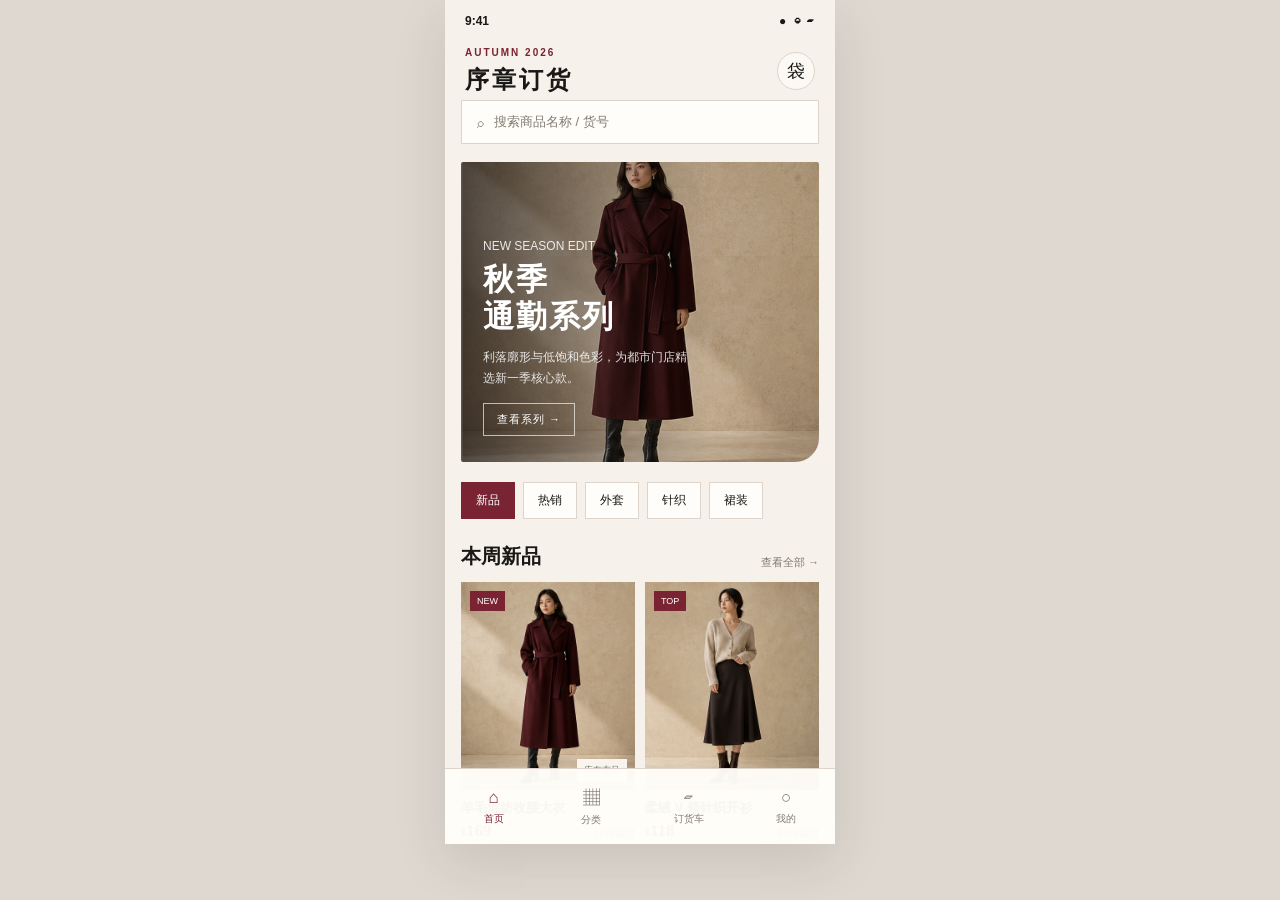
<file: axhub-prototype/index.html>
<!doctype html>
<html lang="zh-CN">
<head>
  <meta charset="UTF-8">
  <meta name="viewport" content="width=390, initial-scale=1">
  <title>序章订货 - 首页</title>
  <meta http-equiv="refresh" content="0; url=home.html">
  <script>location.replace("home.html");</script>
</head>
<body>
  <a href="home.html">打开订货首页</a>
</body>
</html>
</file>
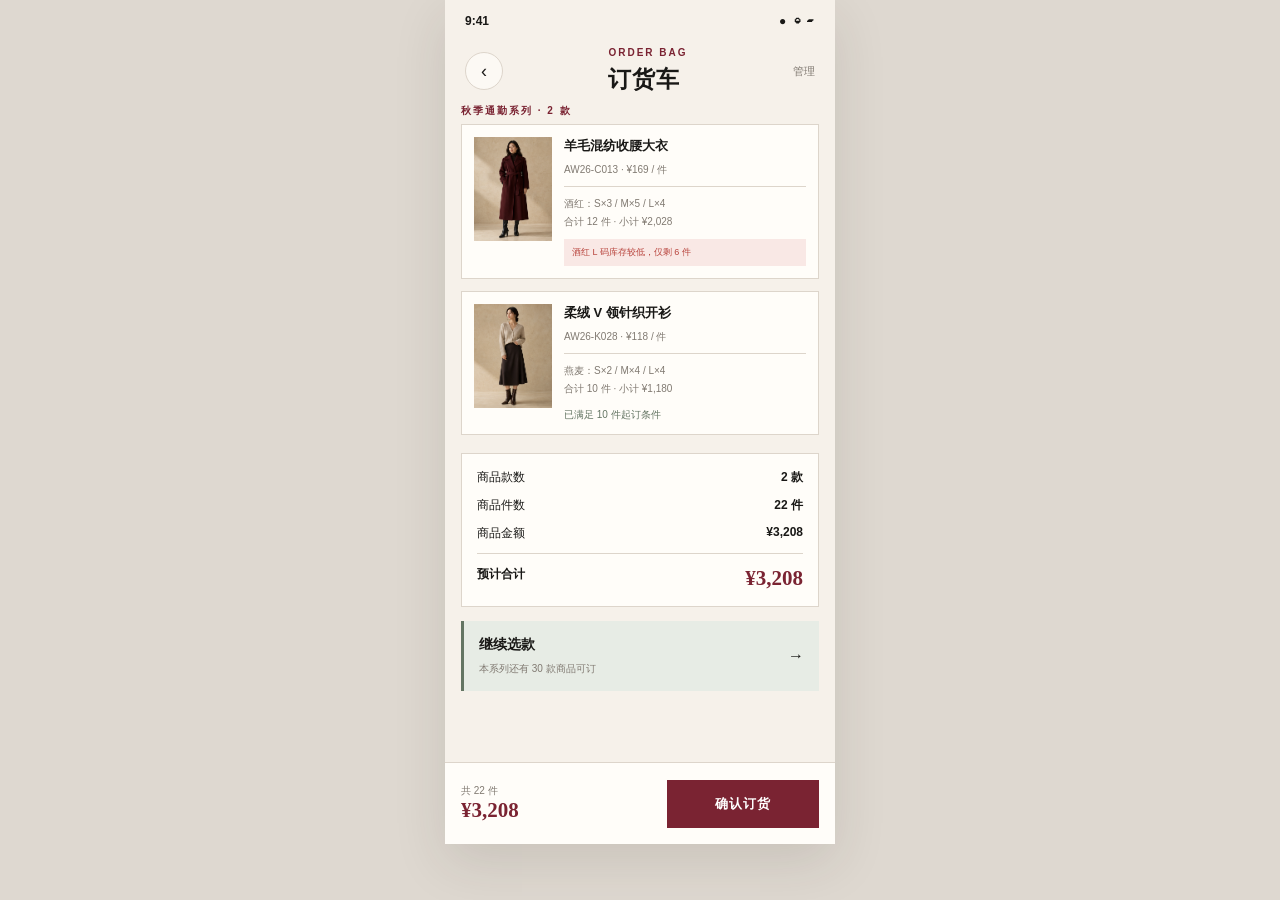
<file: axhub-prototype/cart.html>
<!doctype html>
<html lang="zh-CN">
<head>
  <meta charset="UTF-8">
  <meta name="viewport" content="width=390, initial-scale=1">
  <title>序章订货 - 订货车</title>
  <link rel="stylesheet" href="styles.css">
</head>
<body>
  <div class="phone">
    <main class="screen">
      <div class="status"><span>9:41</span><span class="status-icons">● ◒ ▰</span></div>
      <header class="topbar">
        <a class="back-btn" href="home.html">‹</a>
        <div><p class="eyebrow">ORDER BAG</p><h1 class="page-title">订货车</h1></div>
        <span class="text-link">管理</span>
      </header>
      <section class="cart-list">
        <p class="eyebrow">秋季通勤系列 · 2 款</p>
        <article class="cart-item">
          <img src="assets/coat.png" alt="羊毛混纺收腰大衣">
          <div>
            <h3>羊毛混纺收腰大衣</h3>
            <span class="style-no">AW26-C013 · ¥169 / 件</span>
            <div class="allocation">酒红：S×3 / M×5 / L×4<br>合计 12 件 · 小计 ¥2,028</div>
            <div class="notice">酒红 L 码库存较低，仅剩 6 件</div>
          </div>
        </article>
        <article class="cart-item">
          <img src="assets/knit.png" alt="柔绒针织开衫">
          <div>
            <h3>柔绒 V 领针织开衫</h3>
            <span class="style-no">AW26-K028 · ¥118 / 件</span>
            <div class="allocation">燕麦：S×2 / M×4 / L×4<br>合计 10 件 · 小计 ¥1,180</div>
            <div class="next-tier">已满足 10 件起订条件</div>
          </div>
        </article>
      </section>
      <section class="summary-card">
        <div class="summary-row"><span>商品款数</span><strong>2 款</strong></div>
        <div class="summary-row"><span>商品件数</span><strong>22 件</strong></div>
        <div class="summary-row"><span>商品金额</span><strong>¥3,208</strong></div>
        <div class="summary-row total"><span>预计合计</span><strong>¥3,208</strong></div>
      </section>
      <section class="section"><a class="reorder" href="catalog.html"><div><strong>继续选款</strong><span>本系列还有 30 款商品可订</span></div><b>→</b></a></section>
    </main>
    <div class="sticky-bar">
      <div class="sticky-total"><span>共 22 件</span><strong>¥3,208</strong></div>
      <a class="primary-btn" href="checkout.html">确认订货</a>
    </div>
  </div>
</body>
</html>
</file>
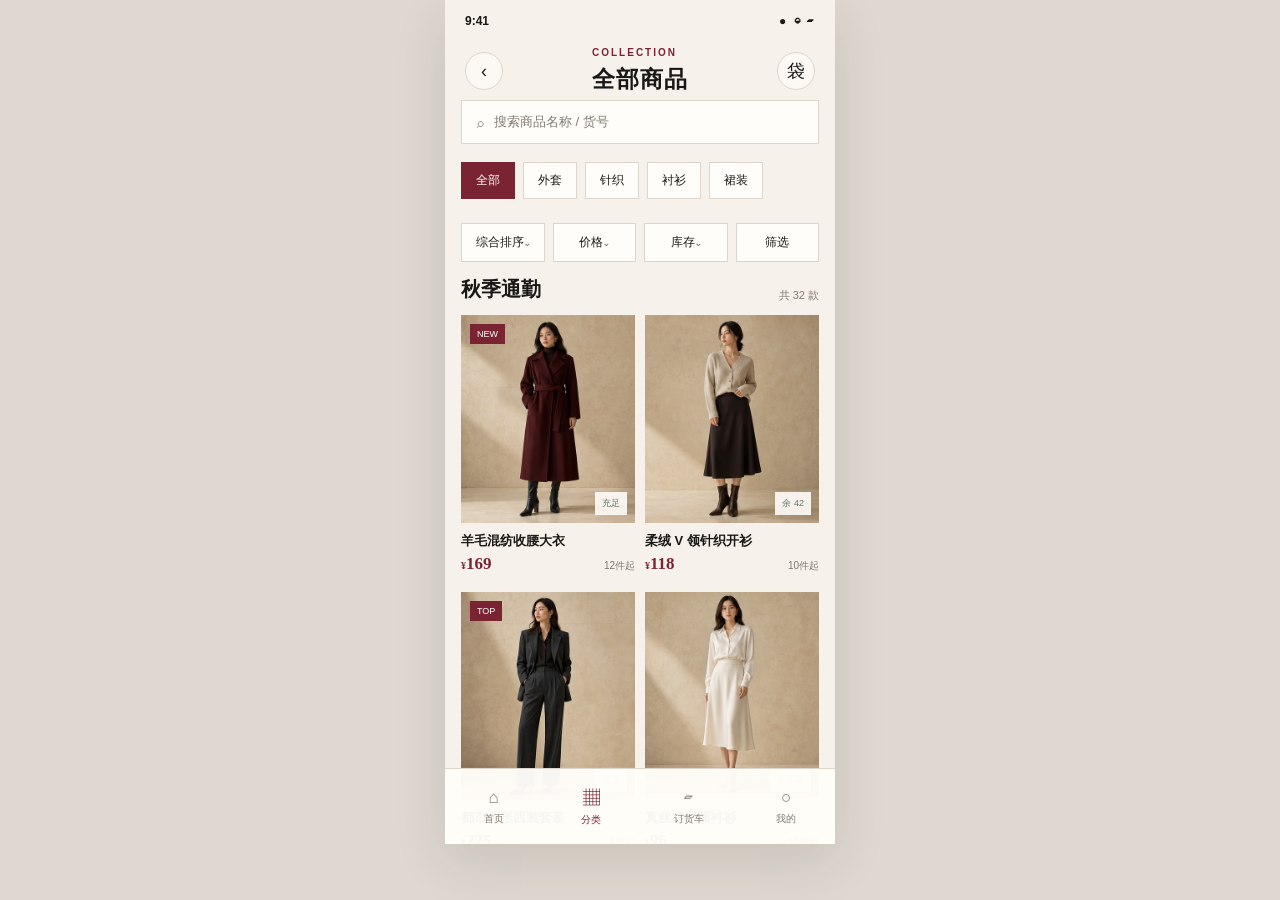
<file: axhub-prototype/catalog.html>
<!doctype html>
<html lang="zh-CN">
<head>
  <meta charset="UTF-8">
  <meta name="viewport" content="width=390, initial-scale=1">
  <title>序章订货 - 商品列表</title>
  <link rel="stylesheet" href="styles.css">
</head>
<body>
  <div class="phone">
    <main class="screen">
      <div class="status"><span>9:41</span><span class="status-icons">● ◒ ▰</span></div>
      <header class="topbar">
        <a class="back-btn" href="home.html">‹</a>
        <div><p class="eyebrow">COLLECTION</p><h1 class="page-title">全部商品</h1></div>
        <a class="icon-btn" href="cart.html">袋</a>
      </header>
      <div class="search">⌕ <span>搜索商品名称 / 货号</span></div>
      <section class="section">
        <div class="chips">
          <span class="chip active">全部</span><span class="chip">外套</span><span class="chip">针织</span><span class="chip">衬衫</span><span class="chip">裙装</span>
        </div>
      </section>
      <div class="filterbar">
        <span class="chip">综合排序⌄</span><span class="chip">价格⌄</span><span class="chip">库存⌄</span><span class="chip">筛选</span>
      </div>
      <section class="section">
        <div class="section-head"><h2>秋季通勤</h2><span class="text-link">共 32 款</span></div>
        <div class="product-grid">
          <a class="product-card" href="product.html">
            <div class="product-image"><img src="assets/coat.png" alt="羊毛混纺收腰大衣"><span class="badge">NEW</span><span class="stock-badge">充足</span></div>
            <h3>羊毛混纺收腰大衣</h3><div class="product-meta"><span class="price"><small>¥</small>169</span><span class="minimum">12件起</span></div>
          </a>
          <a class="product-card" href="product.html">
            <div class="product-image"><img src="assets/knit.png" alt="柔绒针织开衫"><span class="stock-badge">余 42</span></div>
            <h3>柔绒 V 领针织开衫</h3><div class="product-meta"><span class="price"><small>¥</small>118</span><span class="minimum">10件起</span></div>
          </a>
          <a class="product-card" href="product.html">
            <div class="product-image"><img src="assets/suit.png" alt="廓形西装套装"><span class="badge">TOP</span><span class="stock-badge">充足</span></div>
            <h3>都市廓形西装套装</h3><div class="product-meta"><span class="price"><small>¥</small>225</span><span class="minimum">8件起</span></div>
          </a>
          <a class="product-card" href="product.html">
            <div class="product-image"><img src="assets/blouse.png" alt="真丝感衬衫"><span class="stock-badge">低库存</span></div>
            <h3>真丝感垂顺衬衫</h3><div class="product-meta"><span class="price"><small>¥</small>96</span><span class="minimum">12件起</span></div>
          </a>
          <a class="product-card" href="product.html">
            <div class="product-image"><img src="assets/dress.png" alt="收腰通勤连衣裙"></div>
            <h3>收腰通勤连衣裙</h3><div class="product-meta"><span class="price"><small>¥</small>139</span><span class="minimum">10件起</span></div>
          </a>
          <a class="product-card" href="product.html">
            <div class="product-image"><img src="assets/jacket.png" alt="短款通勤夹克"><span class="badge">NEW</span></div>
            <h3>短款通勤夹克</h3><div class="product-meta"><span class="price"><small>¥</small>148</span><span class="minimum">12件起</span></div>
          </a>
        </div>
      </section>
    </main>
    <nav class="bottom-nav">
      <a class="nav-item" href="home.html"><b>⌂</b><span>首页</span></a>
      <a class="nav-item active" href="catalog.html"><b>▦</b><span>分类</span></a>
      <a class="nav-item" href="cart.html"><b>▱</b><span>订货车</span></a>
      <a class="nav-item" href="profile.html"><b>○</b><span>我的</span></a>
    </nav>
  </div>
</body>
</html>
</file>
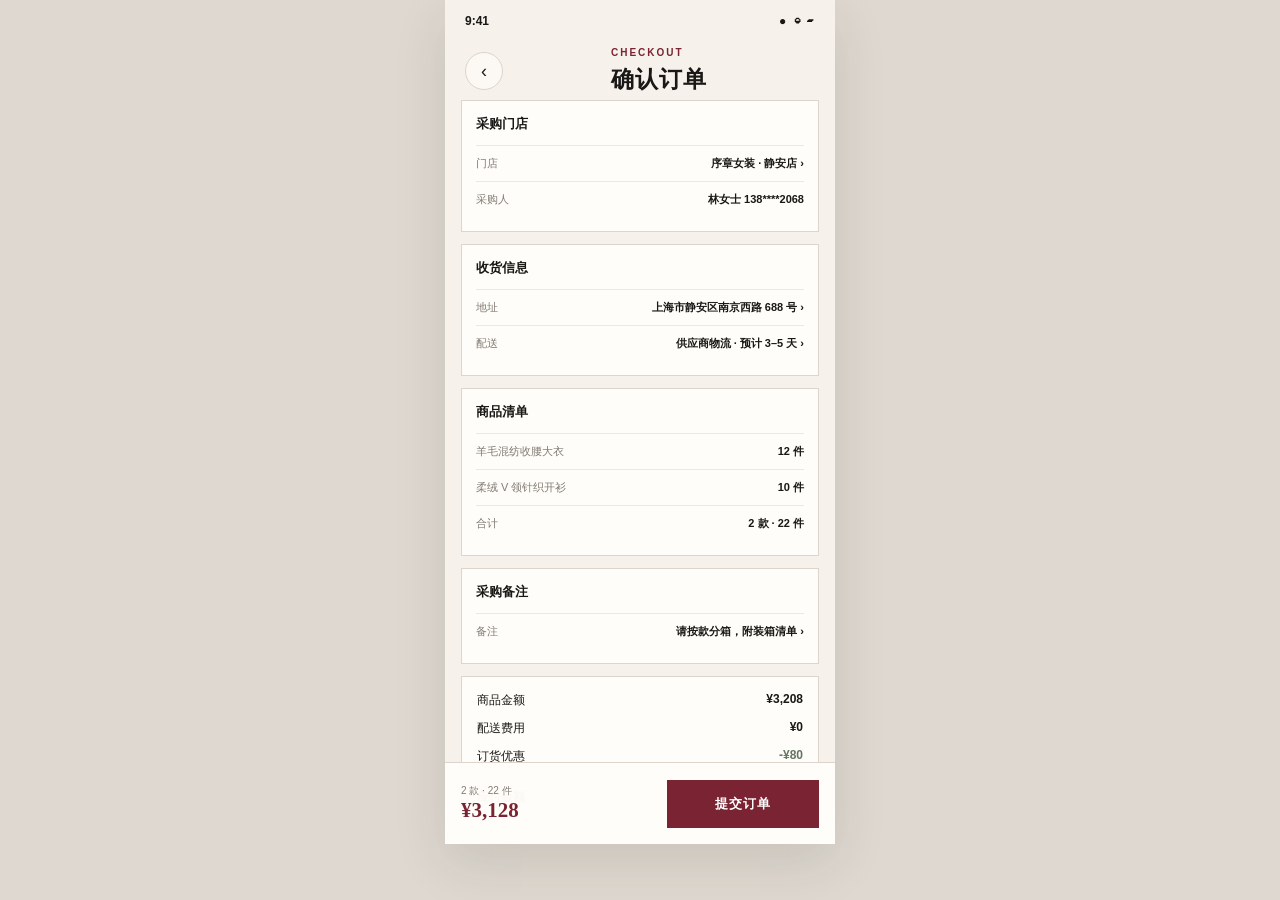
<file: axhub-prototype/checkout.html>
<!doctype html>
<html lang="zh-CN">
<head>
  <meta charset="UTF-8">
  <meta name="viewport" content="width=390, initial-scale=1">
  <meta http-equiv="Cache-Control" content="no-cache, no-store, must-revalidate">
  <meta http-equiv="Pragma" content="no-cache">
  <meta http-equiv="Expires" content="0">
  <title>序章订货 - 确认订单</title>
  <link rel="stylesheet" href="styles.css">
</head>
<body>
  <div class="phone">
    <main class="screen">
      <div class="status"><span>9:41</span><span class="status-icons">● ◒ ▰</span></div>
      <header class="topbar">
        <a class="back-btn" href="./cart.html?v=20260612-2">‹</a>
        <div><p class="eyebrow">CHECKOUT</p><h1 class="page-title">确认订单</h1></div>
        <span></span>
      </header>
      <section class="form-card">
        <h3>采购门店</h3>
        <div class="form-line"><span>门店</span><strong>序章女装 · 静安店 ›</strong></div>
        <div class="form-line"><span>采购人</span><strong>林女士 138****2068</strong></div>
      </section>
      <section class="form-card">
        <h3>收货信息</h3>
        <div class="form-line"><span>地址</span><strong>上海市静安区南京西路 688 号 ›</strong></div>
        <div class="form-line"><span>配送</span><strong>供应商物流 · 预计 3–5 天 ›</strong></div>
      </section>
      <section class="form-card">
        <h3>商品清单</h3>
        <div class="form-line"><span>羊毛混纺收腰大衣</span><strong>12 件</strong></div>
        <div class="form-line"><span>柔绒 V 领针织开衫</span><strong>10 件</strong></div>
        <div class="form-line"><span>合计</span><strong>2 款 · 22 件</strong></div>
      </section>
      <section class="form-card">
        <h3>采购备注</h3>
        <div class="form-line"><span>备注</span><strong>请按款分箱，附装箱清单 ›</strong></div>
      </section>
      <section class="summary-card">
        <div class="summary-row"><span>商品金额</span><strong>¥3,208</strong></div>
        <div class="summary-row"><span>配送费用</span><strong>¥0</strong></div>
        <div class="summary-row"><span>订货优惠</span><strong style="color:#647563">-¥80</strong></div>
        <div class="summary-row total"><span>应付金额</span><strong>¥3,128</strong></div>
      </section>
      <section class="section">
        <div class="reorder"><div><strong>提交即代表确认库存与批发规则</strong><span>订单提交后由供应商业务员审核</span></div></div>
      </section>
    </main>
    <div class="sticky-bar">
      <div class="sticky-total"><span>2 款 · 22 件</span><strong>¥3,128</strong></div>
      <a class="primary-btn" href="home.html">提交订单</a>
    </div>
  </div>
</body>
</html>
</file>
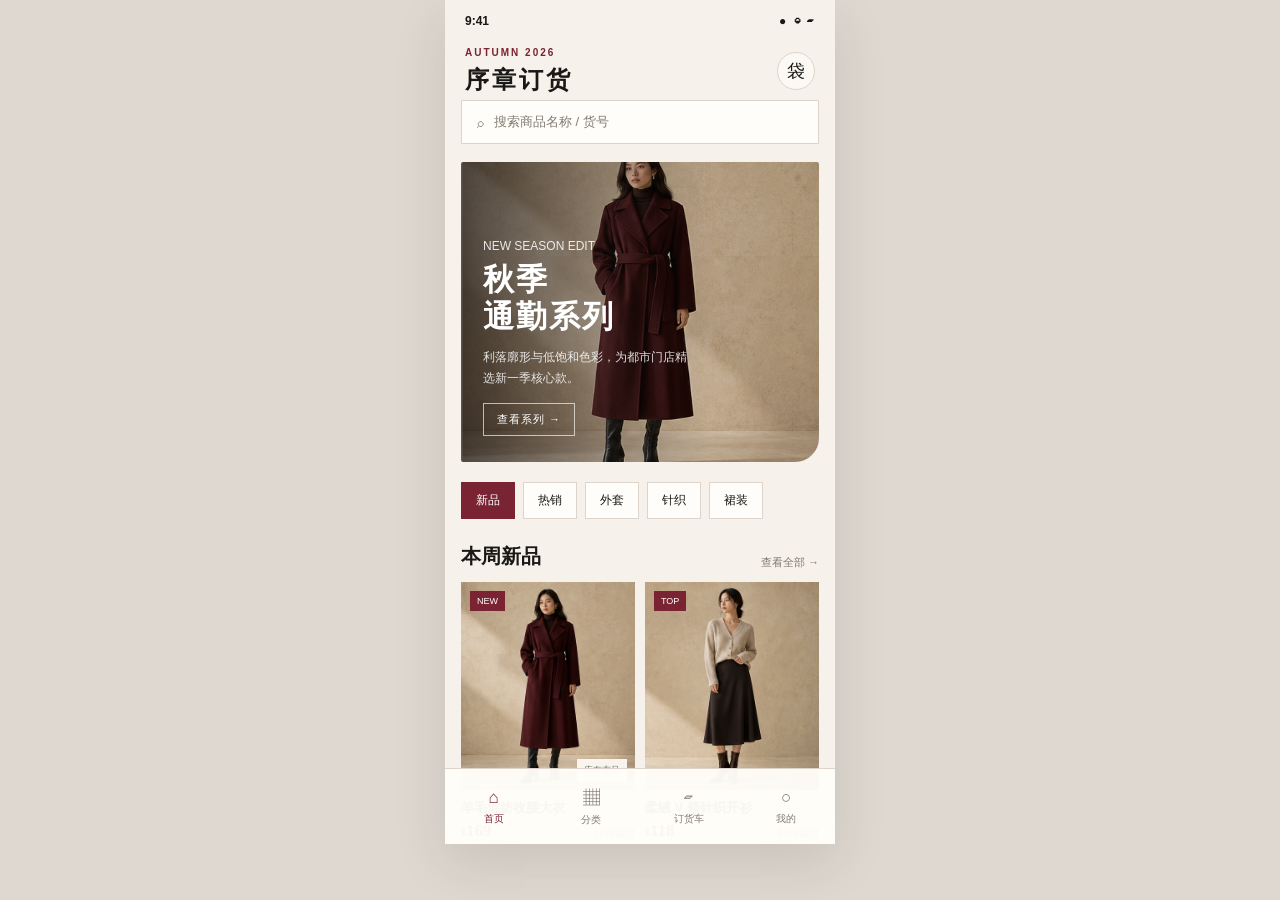
<file: axhub-prototype/home.html>
<!doctype html>
<html lang="zh-CN">
<head>
  <meta charset="UTF-8">
  <meta name="viewport" content="width=390, initial-scale=1">
  <title>序章订货 - 首页</title>
  <link rel="stylesheet" href="styles.css">
</head>
<body>
  <div class="phone">
    <main class="screen">
      <div class="status"><span>9:41</span><span class="status-icons">● ◒ ▰</span></div>
      <header class="topbar">
        <div>
          <p class="eyebrow">AUTUMN 2026</p>
          <div class="brand">序章订货</div>
        </div>
        <a class="icon-btn" href="cart.html" aria-label="订货车">袋</a>
      </header>

      <div class="search">⌕ <span>搜索商品名称 / 货号</span></div>

      <section class="hero">
        <img src="assets/coat.png" alt="秋季通勤系列">
        <div class="hero-copy">
          <p>NEW SEASON EDIT</p>
          <h1>秋季<br>通勤系列</h1>
          <p>利落廓形与低饱和色彩，为都市门店精选新一季核心款。</p>
          <a class="hero-tag" href="catalog.html">查看系列 →</a>
        </div>
      </section>

      <section class="section">
        <div class="chips">
          <a class="chip active" href="catalog.html">新品</a>
          <a class="chip" href="catalog.html">热销</a>
          <a class="chip" href="catalog.html">外套</a>
          <a class="chip" href="catalog.html">针织</a>
          <a class="chip" href="catalog.html">裙装</a>
        </div>
      </section>

      <section class="section">
        <div class="section-head">
          <h2>本周新品</h2>
          <a href="catalog.html">查看全部 →</a>
        </div>
        <div class="product-grid">
          <a class="product-card" href="product.html">
            <div class="product-image">
              <img src="assets/coat.png" alt="酒红羊毛收腰大衣">
              <span class="badge">NEW</span>
              <span class="stock-badge">库存充足</span>
            </div>
            <h3>羊毛混纺收腰大衣</h3>
            <div class="product-meta"><span class="price"><small>¥</small>169</span><span class="minimum">12件起订</span></div>
          </a>
          <a class="product-card" href="product.html">
            <div class="product-image">
              <img src="assets/knit.png" alt="燕麦针织开衫">
              <span class="badge">TOP</span>
            </div>
            <h3>柔绒 V 领针织开衫</h3>
            <div class="product-meta"><span class="price"><small>¥</small>118</span><span class="minimum">10件起订</span></div>
          </a>
        </div>
      </section>

      <section class="section">
        <a class="reorder" href="catalog.html">
          <div><strong>快速补货</strong><span>根据上次订单，一键找到 8 款热销商品</span></div>
          <b>→</b>
        </a>
      </section>
    </main>
    <nav class="bottom-nav">
      <a class="nav-item active" href="home.html"><b>⌂</b><span>首页</span></a>
      <a class="nav-item" href="catalog.html"><b>▦</b><span>分类</span></a>
      <a class="nav-item" href="cart.html"><b>▱</b><span>订货车</span></a>
      <a class="nav-item" href="profile.html"><b>○</b><span>我的</span></a>
    </nav>
  </div>
</body>
</html>
</file>
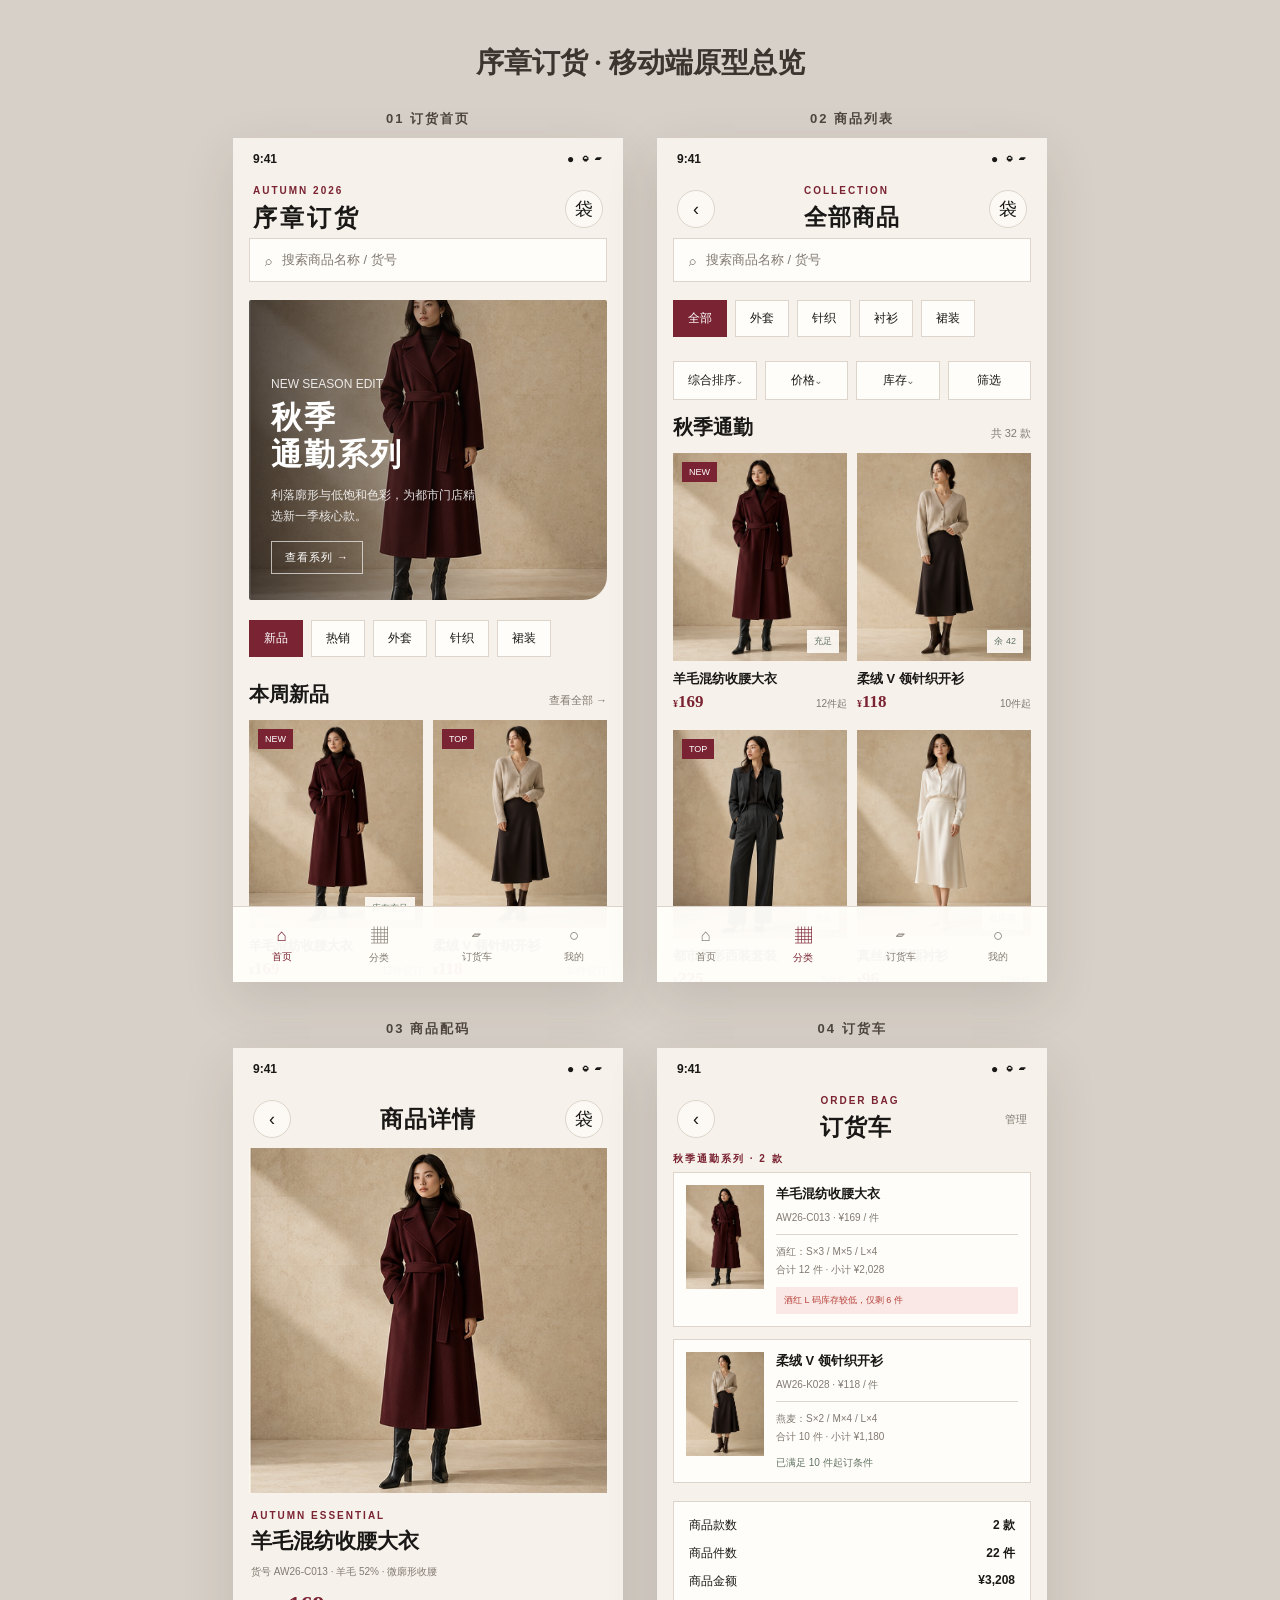
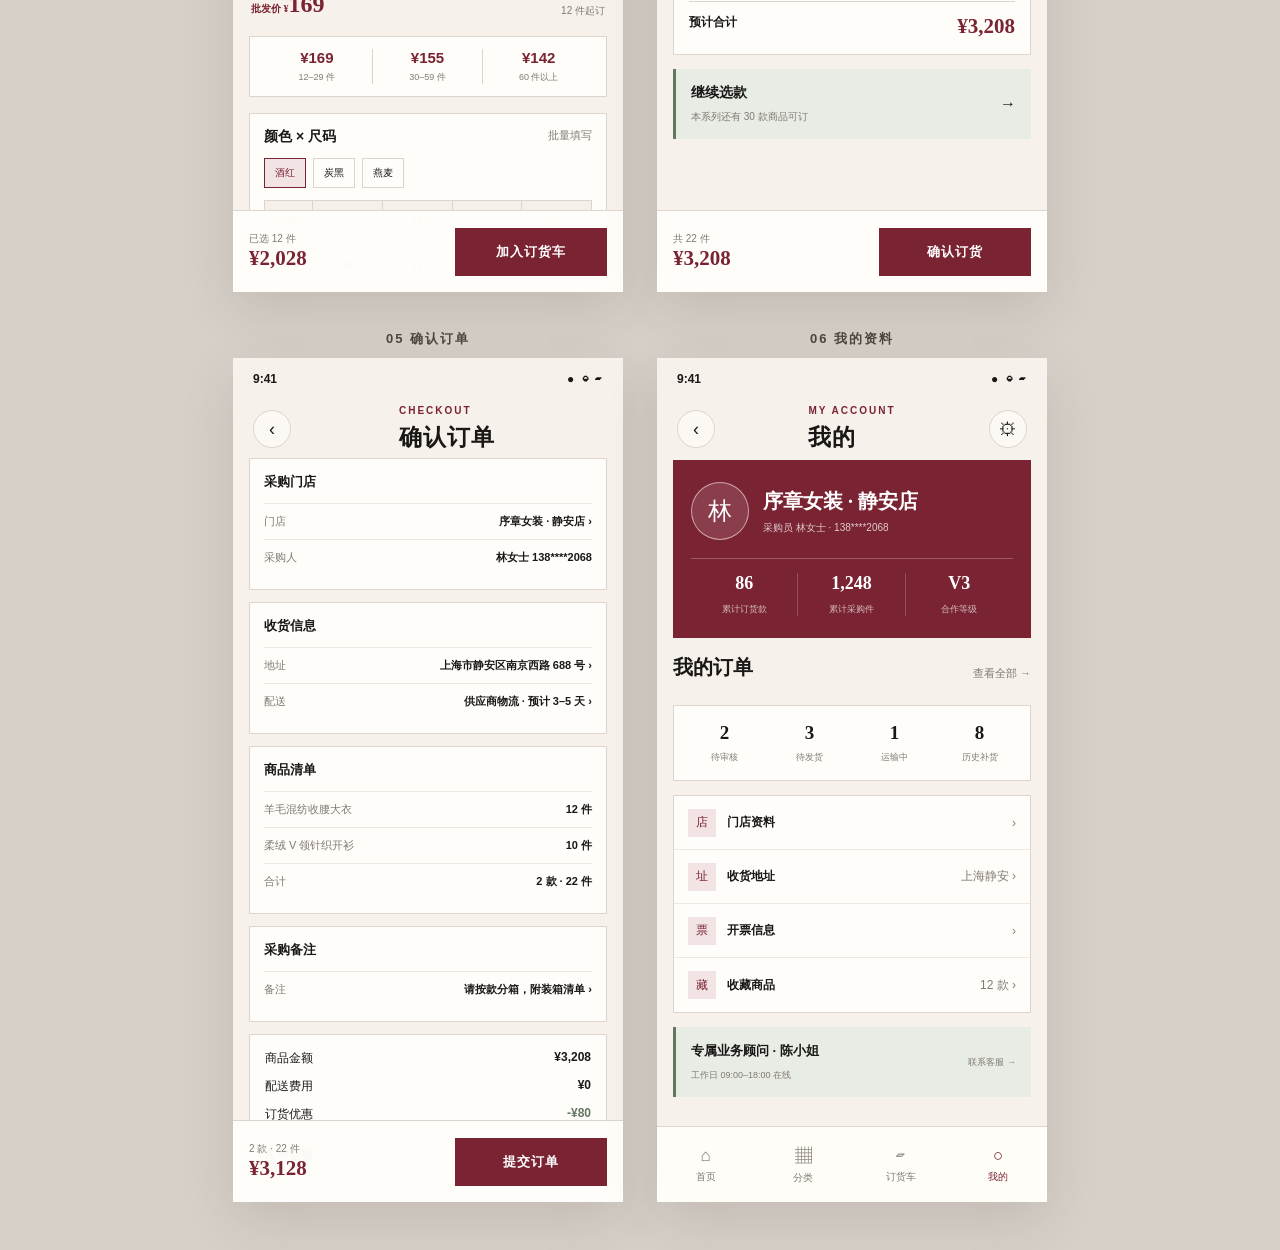
<file: axhub-prototype/overview.html>
<!doctype html>
<html lang="zh-CN">
<head>
  <meta charset="UTF-8">
  <meta name="viewport" content="width=device-width, initial-scale=1">
  <title>序章订货 · 原型总览</title>
  <link rel="stylesheet" href="styles.css">
</head>
<body class="overview-body">
  <h1 class="overview-title">序章订货 · 移动端原型总览</h1>
  <main class="overview-grid">
    <section class="overview-frame"><h2>01 订货首页</h2><iframe src="home.html" title="订货首页"></iframe></section>
    <section class="overview-frame"><h2>02 商品列表</h2><iframe src="catalog.html" title="商品列表"></iframe></section>
    <section class="overview-frame"><h2>03 商品配码</h2><iframe src="product.html" title="商品配码"></iframe></section>
    <section class="overview-frame"><h2>04 订货车</h2><iframe src="cart.html" title="订货车"></iframe></section>
    <section class="overview-frame"><h2>05 确认订单</h2><iframe src="checkout.html" title="确认订单"></iframe></section>
    <section class="overview-frame"><h2>06 我的资料</h2><iframe src="profile.html" title="我的资料"></iframe></section>
  </main>
</body>
</html>
</file>
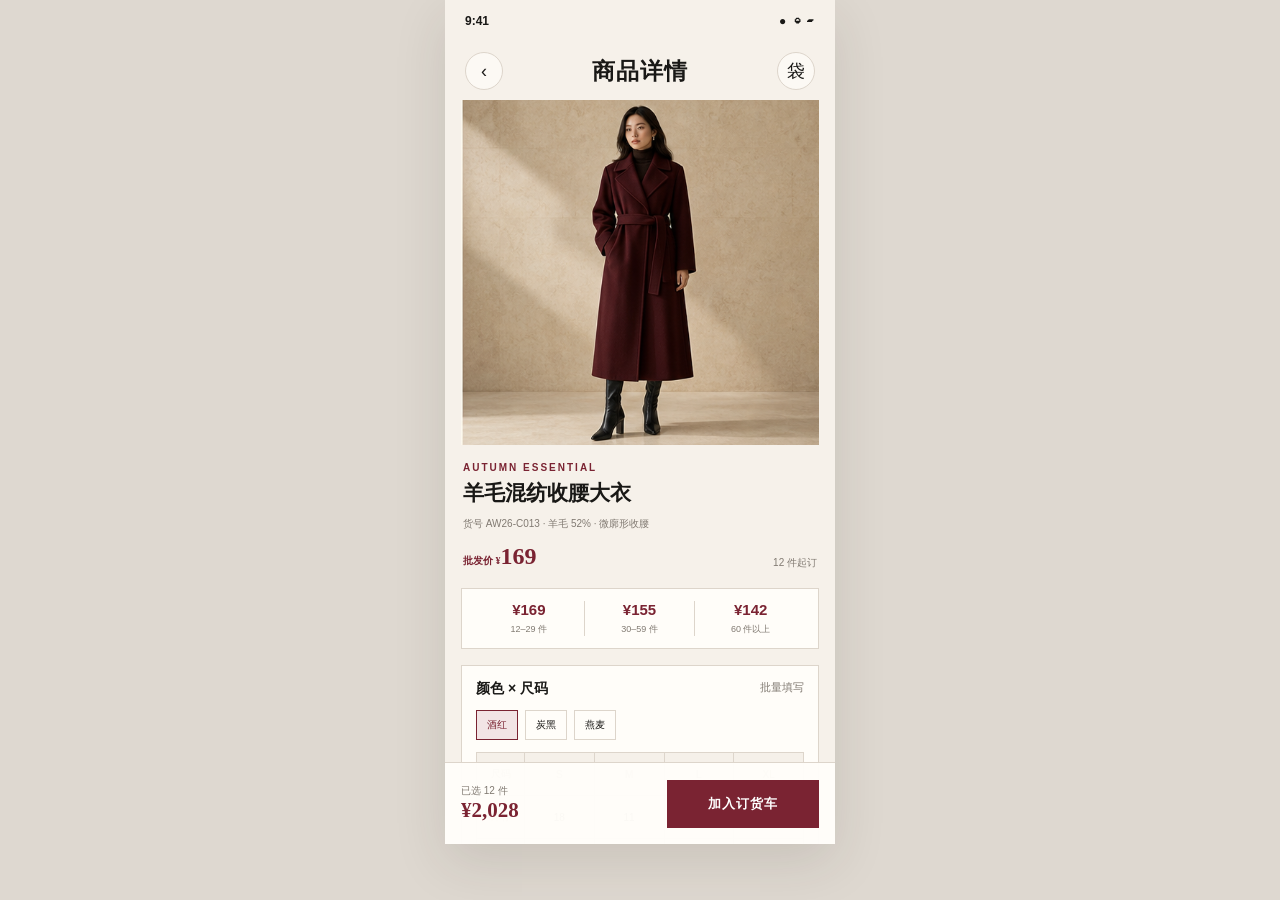
<file: axhub-prototype/product.html>
<!doctype html>
<html lang="zh-CN">
<head>
  <meta charset="UTF-8">
  <meta name="viewport" content="width=390, initial-scale=1">
  <title>序章订货 - 配码</title>
  <link rel="stylesheet" href="styles.css">
</head>
<body>
  <div class="phone">
    <main class="screen">
      <div class="status"><span>9:41</span><span class="status-icons">● ◒ ▰</span></div>
      <header class="topbar">
        <a class="back-btn" href="home.html">‹</a>
        <h1 class="page-title">商品详情</h1>
        <a class="icon-btn" href="cart.html">袋</a>
      </header>
      <div class="detail-image"><img src="assets/coat.png" alt="羊毛混纺收腰大衣"></div>
      <section class="detail-copy">
        <p class="eyebrow">AUTUMN ESSENTIAL</p>
        <h1>羊毛混纺收腰大衣</h1>
        <span class="style-no">货号 AW26-C013 · 羊毛 52% · 微廓形收腰</span>
        <div class="detail-price"><span class="price"><small>批发价 ¥</small>169</span><span class="minimum">12 件起订</span></div>
      </section>
      <section class="tier-box">
        <div class="tier"><strong>¥169</strong><span>12–29 件</span></div>
        <div class="tier"><strong>¥155</strong><span>30–59 件</span></div>
        <div class="tier"><strong>¥142</strong><span>60 件以上</span></div>
      </section>
      <section class="matrix-card">
        <div class="matrix-title"><strong>颜色 × 尺码</strong><span class="text-link">批量填写</span></div>
        <div class="color-tabs"><span class="color-tab active">酒红</span><span class="color-tab">炭黑</span><span class="color-tab">燕麦</span></div>
        <div class="matrix">
          <div class="head">尺码</div><div class="head">S</div><div class="head">M</div><div class="head">L</div><div class="head">XL</div>
          <div class="head">库存</div><div>18</div><div>11</div><div class="low">余 6</div><div class="disabled">缺货</div>
          <div class="head">数量</div><div class="qty">− 3 +</div><div class="qty">− 5 +</div><div class="qty">− 4 +</div><div class="disabled">—</div>
        </div>
        <p class="next-tier">已满足起订量，再选 18 件可享 ¥155 / 件</p>
      </section>
    </main>
    <div class="sticky-bar">
      <div class="sticky-total"><span>已选 12 件</span><strong>¥2,028</strong></div>
      <a class="primary-btn" href="cart.html">加入订货车</a>
    </div>
  </div>
</body>
</html>
</file>
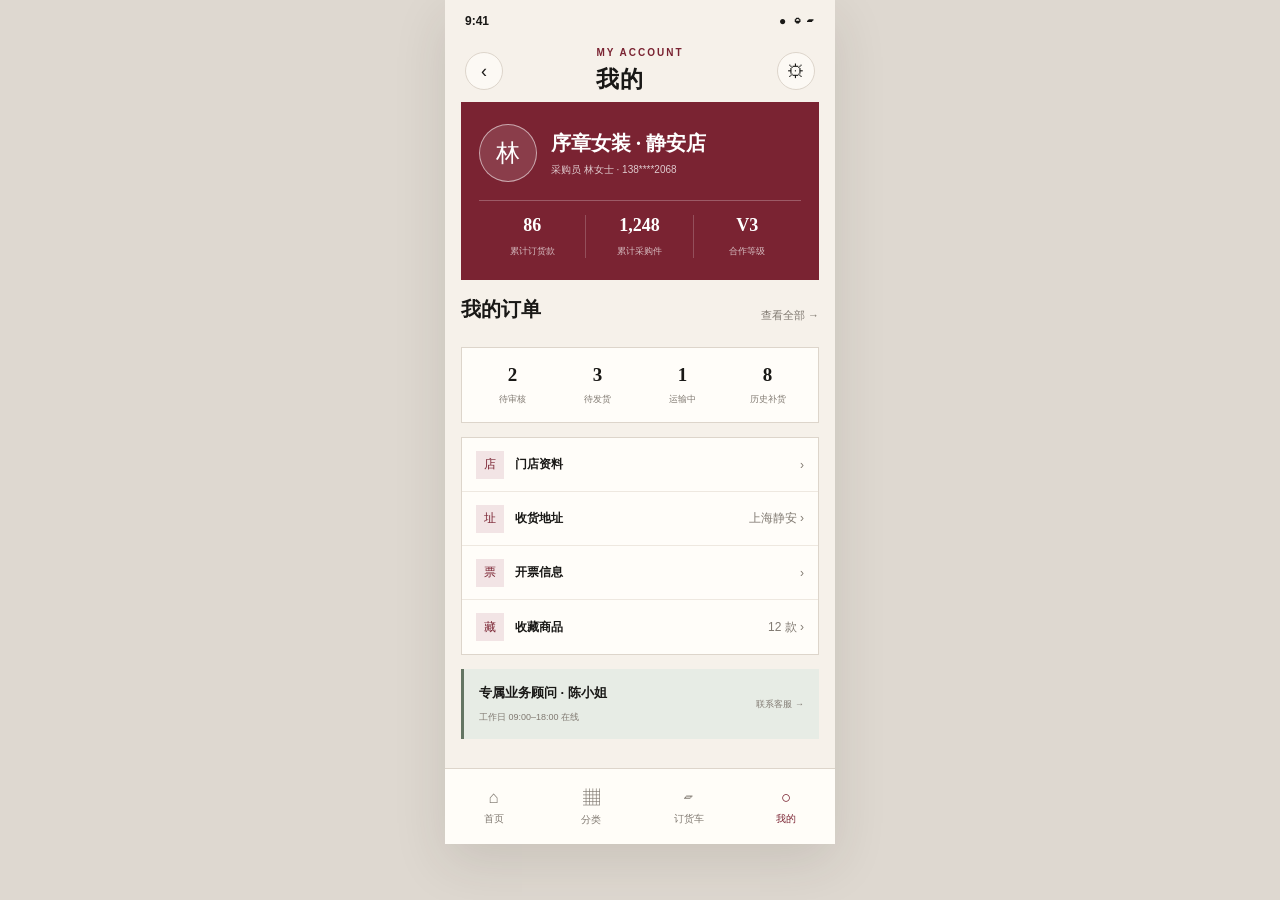
<file: axhub-prototype/profile.html>
<!doctype html>
<html lang="zh-CN">
<head>
  <meta charset="UTF-8">
  <meta name="viewport" content="width=390, initial-scale=1">
  <title>序章订货 - 我的资料</title>
  <link rel="stylesheet" href="styles.css">
</head>
<body>
  <div class="phone">
    <main class="screen">
      <div class="status"><span>9:41</span><span class="status-icons">● ◒ ▰</span></div>
      <header class="topbar">
        <a class="back-btn" href="home.html">‹</a>
        <div><p class="eyebrow">MY ACCOUNT</p><h1 class="page-title">我的</h1></div>
        <span class="icon-btn">⚙</span>
      </header>
      <section class="profile-hero">
        <div class="profile-main">
          <div class="avatar">林</div>
          <div><h1>序章女装 · 静安店</h1><p>采购员 林女士 · 138****2068</p></div>
        </div>
        <div class="profile-meta">
          <div><strong>86</strong><span>累计订货款</span></div>
          <div><strong>1,248</strong><span>累计采购件</span></div>
          <div><strong>V3</strong><span>合作等级</span></div>
        </div>
      </section>
      <section class="section">
        <div class="section-head"><h2>我的订单</h2><a href="cart.html">查看全部 →</a></div>
      </section>
      <section class="order-stats">
        <a class="order-stat" href="cart.html"><b>2</b><span>待审核</span></a>
        <a class="order-stat" href="cart.html"><b>3</b><span>待发货</span></a>
        <a class="order-stat" href="cart.html"><b>1</b><span>运输中</span></a>
        <a class="order-stat" href="catalog.html"><b>8</b><span>历史补货</span></a>
      </section>
      <section class="menu-list">
        <a class="menu-item" href="#"><div><span class="menu-icon">店</span><strong>门店资料</strong></div><span>›</span></a>
        <a class="menu-item" href="#"><div><span class="menu-icon">址</span><strong>收货地址</strong></div><span>上海静安 ›</span></a>
        <a class="menu-item" href="#"><div><span class="menu-icon">票</span><strong>开票信息</strong></div><span>›</span></a>
        <a class="menu-item" href="#"><div><span class="menu-icon">藏</span><strong>收藏商品</strong></div><span>12 款 ›</span></a>
      </section>
      <section class="service-card">
        <div><strong>专属业务顾问 · 陈小姐</strong><span>工作日 09:00–18:00 在线</span></div>
        <span>联系客服 →</span>
      </section>
    </main>
    <nav class="bottom-nav">
      <a class="nav-item" href="home.html"><b>⌂</b><span>首页</span></a>
      <a class="nav-item" href="catalog.html"><b>▦</b><span>分类</span></a>
      <a class="nav-item" href="cart.html"><b>▱</b><span>订货车</span></a>
      <a class="nav-item active" href="profile.html"><b>○</b><span>我的</span></a>
    </nav>
  </div>
</body>
</html>
</file>
<file: axhub-prototype/styles.css>
:root {
  --cream: #f6f1ea;
  --paper: #fffdf9;
  --ink: #191816;
  --muted: #817a72;
  --line: #ddd5cb;
  --wine: #7a2332;
  --wine-soft: #f2e4e5;
  --sage: #647563;
  --sage-soft: #e7ece5;
  --danger: #b8443d;
  --shadow: 0 18px 50px rgba(51, 40, 31, 0.12);
}

* {
  box-sizing: border-box;
}

html,
body {
  margin: 0;
  min-height: 100%;
  color: var(--ink);
  background: #ded8d0;
  font-family: "Noto Sans SC", "Microsoft YaHei UI", sans-serif;
}

body {
  display: flex;
  justify-content: center;
}

a {
  color: inherit;
  text-decoration: none;
}

button,
input {
  font: inherit;
}

.phone {
  position: relative;
  width: 390px;
  height: 844px;
  min-height: 844px;
  overflow: hidden;
  background: var(--cream);
  box-shadow: var(--shadow);
}

.screen {
  height: 844px;
  min-height: 844px;
  overflow-x: hidden;
  overflow-y: auto;
  padding-bottom: 92px;
  scrollbar-width: none;
}

.screen::-webkit-scrollbar {
  display: none;
}

.status {
  height: 42px;
  padding: 14px 20px 0;
  display: flex;
  justify-content: space-between;
  align-items: flex-start;
  font-size: 12px;
  font-weight: 700;
}

.status-icons {
  letter-spacing: 2px;
}

.topbar {
  height: 58px;
  padding: 0 20px;
  display: flex;
  align-items: center;
  justify-content: space-between;
}

.brand {
  font-family: "Songti SC", "SimSun", serif;
  font-size: 24px;
  font-weight: 700;
  letter-spacing: 3px;
}

.eyebrow {
  margin: 0 0 6px;
  color: var(--wine);
  font-size: 10px;
  font-weight: 800;
  letter-spacing: 2px;
  text-transform: uppercase;
}

.page-title {
  margin: 0;
  font-family: "Songti SC", "SimSun", serif;
  font-size: 23px;
  letter-spacing: 1px;
}

.icon-btn,
.back-btn {
  width: 38px;
  height: 38px;
  border: 1px solid var(--line);
  border-radius: 50%;
  display: grid;
  place-items: center;
  background: rgba(255, 253, 249, 0.72);
  font-size: 18px;
}

.hero {
  position: relative;
  height: 300px;
  margin: 2px 16px 20px;
  overflow: hidden;
  border-radius: 2px 2px 24px 2px;
}

.hero img {
  width: 100%;
  height: 100%;
  object-fit: cover;
}

.hero::after {
  content: "";
  position: absolute;
  inset: 0;
  background: linear-gradient(90deg, rgba(26, 20, 17, 0.72), rgba(26, 20, 17, 0.05) 70%);
}

.hero-copy {
  position: absolute;
  z-index: 1;
  left: 22px;
  bottom: 26px;
  width: 210px;
  color: white;
}

.hero-copy h1 {
  margin: 4px 0 12px;
  font-family: "Songti SC", "SimSun", serif;
  font-size: 31px;
  line-height: 1.2;
  letter-spacing: 2px;
}

.hero-copy p {
  margin: 0;
  font-size: 12px;
  line-height: 1.7;
  opacity: 0.86;
}

.hero-tag {
  display: inline-flex;
  margin-top: 15px;
  padding: 8px 13px;
  border: 1px solid rgba(255, 255, 255, 0.65);
  font-size: 11px;
  letter-spacing: 1px;
}

.search {
  height: 44px;
  margin: 0 16px 18px;
  padding: 0 15px;
  display: flex;
  align-items: center;
  gap: 10px;
  border: 1px solid var(--line);
  background: var(--paper);
  color: var(--muted);
  font-size: 13px;
}

.section {
  margin: 0 16px 24px;
}

.section-head {
  margin-bottom: 12px;
  display: flex;
  align-items: end;
  justify-content: space-between;
}

.section-head h2 {
  margin: 0;
  font-family: "Songti SC", "SimSun", serif;
  font-size: 20px;
}

.section-head a,
.text-link {
  color: var(--muted);
  font-size: 11px;
}

.chips {
  display: flex;
  gap: 8px;
  overflow: hidden;
}

.chip {
  flex: 0 0 auto;
  padding: 9px 14px;
  border: 1px solid var(--line);
  background: var(--paper);
  font-size: 12px;
}

.chip.active {
  border-color: var(--wine);
  color: white;
  background: var(--wine);
}

.product-grid {
  display: grid;
  grid-template-columns: repeat(2, 1fr);
  gap: 18px 10px;
}

.product-card {
  min-width: 0;
}

.product-image {
  position: relative;
  height: 208px;
  overflow: hidden;
  background: #e9e1d7;
}

.product-image img {
  width: 100%;
  height: 100%;
  object-fit: cover;
}

.badge {
  position: absolute;
  top: 9px;
  left: 9px;
  padding: 5px 7px;
  background: var(--wine);
  color: white;
  font-size: 9px;
}

.stock-badge {
  position: absolute;
  right: 8px;
  bottom: 8px;
  padding: 5px 7px;
  background: rgba(255, 253, 249, 0.9);
  color: var(--sage);
  font-size: 9px;
}

.product-card h3 {
  margin: 9px 0 4px;
  overflow: hidden;
  font-size: 13px;
  font-weight: 600;
  text-overflow: ellipsis;
  white-space: nowrap;
}

.product-meta {
  display: flex;
  align-items: baseline;
  justify-content: space-between;
}

.price {
  color: var(--wine);
  font-family: Georgia, serif;
  font-size: 17px;
  font-weight: 700;
}

.price small {
  font-family: inherit;
  font-size: 10px;
}

.minimum {
  color: var(--muted);
  font-size: 10px;
}

.reorder {
  padding: 15px;
  display: flex;
  align-items: center;
  justify-content: space-between;
  border-left: 3px solid var(--sage);
  background: var(--sage-soft);
}

.reorder strong {
  display: block;
  margin-bottom: 4px;
  font-size: 14px;
}

.reorder span {
  color: var(--muted);
  font-size: 10px;
}

.filterbar {
  margin: 0 16px 14px;
  display: flex;
  gap: 8px;
}

.filterbar .chip {
  flex: 1;
  padding: 10px 5px;
  text-align: center;
}

.detail-image {
  height: 345px;
  margin: 0 16px;
  overflow: hidden;
  background: #e7ddd2;
}

.detail-image img {
  width: 100%;
  height: 100%;
  object-fit: cover;
}

.detail-copy {
  padding: 17px 18px 10px;
}

.detail-copy h1 {
  margin: 0 0 6px;
  font-family: "Songti SC", "SimSun", serif;
  font-size: 21px;
}

.style-no {
  color: var(--muted);
  font-size: 10px;
}

.detail-price {
  margin-top: 12px;
  display: flex;
  align-items: end;
  justify-content: space-between;
}

.detail-price .price {
  font-size: 24px;
}

.tier-box {
  margin: 8px 16px 16px;
  padding: 12px;
  display: grid;
  grid-template-columns: repeat(3, 1fr);
  border: 1px solid var(--line);
  background: var(--paper);
}

.tier {
  text-align: center;
  border-right: 1px solid var(--line);
}

.tier:last-child {
  border-right: 0;
}

.tier strong {
  display: block;
  color: var(--wine);
  font-size: 15px;
}

.tier span {
  color: var(--muted);
  font-size: 9px;
}

.matrix-card {
  margin: 0 16px;
  padding: 14px;
  background: var(--paper);
  border: 1px solid var(--line);
}

.matrix-title {
  margin-bottom: 12px;
  display: flex;
  justify-content: space-between;
}

.matrix-title strong {
  font-size: 14px;
}

.color-tabs {
  margin-bottom: 12px;
  display: flex;
  gap: 7px;
}

.color-tab {
  padding: 7px 10px;
  border: 1px solid var(--line);
  font-size: 10px;
}

.color-tab.active {
  border-color: var(--wine);
  color: var(--wine);
  background: var(--wine-soft);
}

.matrix {
  display: grid;
  grid-template-columns: 48px repeat(4, 1fr);
  border-top: 1px solid var(--line);
  border-left: 1px solid var(--line);
}

.matrix > div {
  min-height: 43px;
  padding: 7px 3px;
  display: grid;
  place-items: center;
  border-right: 1px solid var(--line);
  border-bottom: 1px solid var(--line);
  font-size: 10px;
}

.matrix .head {
  color: var(--muted);
  background: #f5f0e9;
}

.qty {
  font-size: 13px;
  font-weight: 700;
}

.low {
  color: var(--danger);
}

.disabled {
  color: #c5beb6;
  background: #f2eee9;
}

.next-tier {
  margin: 10px 0 0;
  color: var(--sage);
  font-size: 10px;
}

.cart-list {
  margin: 4px 16px 18px;
}

.cart-item {
  margin-bottom: 12px;
  padding: 12px;
  display: grid;
  grid-template-columns: 78px 1fr;
  gap: 12px;
  border: 1px solid var(--line);
  background: var(--paper);
}

.cart-item img {
  width: 78px;
  height: 104px;
  object-fit: cover;
}

.cart-item h3 {
  margin: 0 0 4px;
  font-size: 13px;
}

.allocation {
  margin-top: 9px;
  padding-top: 8px;
  border-top: 1px solid var(--line);
  color: var(--muted);
  font-size: 10px;
  line-height: 1.8;
}

.notice {
  margin-top: 8px;
  padding: 7px 8px;
  color: var(--danger);
  background: #f9e8e5;
  font-size: 9px;
}

.summary-card {
  margin: 0 16px 14px;
  padding: 15px;
  border: 1px solid var(--line);
  background: var(--paper);
}

.summary-row {
  margin-bottom: 11px;
  display: flex;
  justify-content: space-between;
  font-size: 12px;
}

.summary-row:last-child {
  margin-bottom: 0;
}

.summary-row.total {
  padding-top: 12px;
  border-top: 1px solid var(--line);
  font-weight: 700;
}

.summary-row.total strong {
  color: var(--wine);
  font-family: Georgia, serif;
  font-size: 21px;
}

.form-card {
  margin: 0 16px 12px;
  padding: 14px;
  background: var(--paper);
  border: 1px solid var(--line);
}

.form-card h3 {
  margin: 0 0 12px;
  font-size: 13px;
}

.form-line {
  padding: 10px 0;
  display: flex;
  justify-content: space-between;
  border-top: 1px solid #eee8e0;
  font-size: 11px;
}

.form-line span:first-child {
  color: var(--muted);
}

.profile-hero {
  margin: 2px 16px 16px;
  padding: 22px 18px;
  color: white;
  background: var(--wine);
}

.profile-main {
  display: flex;
  align-items: center;
  gap: 14px;
}

.avatar {
  width: 58px;
  height: 58px;
  display: grid;
  place-items: center;
  border: 1px solid rgba(255, 255, 255, 0.55);
  border-radius: 50%;
  background: rgba(255, 255, 255, 0.12);
  font-family: "Songti SC", "SimSun", serif;
  font-size: 24px;
}

.profile-main h1 {
  margin: 0 0 6px;
  font-family: "Songti SC", "SimSun", serif;
  font-size: 20px;
}

.profile-main p {
  margin: 0;
  font-size: 10px;
  opacity: 0.76;
}

.profile-meta {
  margin-top: 18px;
  padding-top: 14px;
  display: grid;
  grid-template-columns: repeat(3, 1fr);
  border-top: 1px solid rgba(255, 255, 255, 0.25);
}

.profile-meta div {
  text-align: center;
  border-right: 1px solid rgba(255, 255, 255, 0.2);
}

.profile-meta div:last-child {
  border-right: 0;
}

.profile-meta strong {
  display: block;
  margin-bottom: 4px;
  font-family: Georgia, serif;
  font-size: 18px;
}

.profile-meta span {
  font-size: 9px;
  opacity: 0.7;
}

.order-stats {
  margin: 0 16px 14px;
  padding: 16px 8px;
  display: grid;
  grid-template-columns: repeat(4, 1fr);
  border: 1px solid var(--line);
  background: var(--paper);
}

.order-stat {
  display: grid;
  place-items: center;
  gap: 7px;
  color: var(--muted);
  font-size: 9px;
}

.order-stat b {
  color: var(--ink);
  font-family: Georgia, serif;
  font-size: 19px;
}

.menu-list {
  margin: 0 16px 14px;
  border: 1px solid var(--line);
  background: var(--paper);
}

.menu-item {
  min-height: 54px;
  padding: 0 14px;
  display: flex;
  align-items: center;
  justify-content: space-between;
  border-bottom: 1px solid #eee8e0;
  font-size: 12px;
}

.menu-item:last-child {
  border-bottom: 0;
}

.menu-item div {
  display: flex;
  align-items: center;
  gap: 11px;
}

.menu-icon {
  width: 28px;
  height: 28px;
  display: grid;
  place-items: center;
  color: var(--wine);
  background: var(--wine-soft);
  font-size: 12px;
}

.menu-item > span {
  color: var(--muted);
}

.service-card {
  margin: 0 16px;
  padding: 15px;
  display: flex;
  align-items: center;
  justify-content: space-between;
  border-left: 3px solid var(--sage);
  background: var(--sage-soft);
}

.service-card strong {
  display: block;
  margin-bottom: 4px;
  font-size: 13px;
}

.service-card span {
  color: var(--muted);
  font-size: 9px;
}

.bottom-nav {
  position: absolute;
  z-index: 5;
  left: 0;
  right: 0;
  bottom: 0;
  height: 76px;
  display: grid;
  grid-template-columns: repeat(4, 1fr);
  border-top: 1px solid var(--line);
  background: rgba(255, 253, 249, 0.97);
}

.nav-item {
  display: grid;
  place-items: center;
  align-content: center;
  gap: 4px;
  color: var(--muted);
  font-size: 10px;
}

.nav-item b {
  font-size: 17px;
  font-weight: 400;
}

.nav-item.active {
  color: var(--wine);
}

.sticky-bar {
  position: absolute;
  z-index: 6;
  left: 0;
  right: 0;
  bottom: 0;
  height: 82px;
  padding: 12px 16px;
  display: flex;
  align-items: center;
  justify-content: space-between;
  border-top: 1px solid var(--line);
  background: rgba(255, 253, 249, 0.98);
}

.sticky-total span {
  display: block;
  color: var(--muted);
  font-size: 10px;
}

.sticky-total strong {
  color: var(--wine);
  font-family: Georgia, serif;
  font-size: 21px;
}

.primary-btn {
  min-width: 152px;
  height: 48px;
  padding: 0 20px;
  display: grid;
  place-items: center;
  border: 0;
  color: white;
  background: var(--wine);
  font-size: 13px;
  font-weight: 700;
  letter-spacing: 1px;
}

.overview-body {
  display: block;
  padding: 44px;
  background: #d7d0c8;
}

.overview-title {
  margin: 0 0 28px;
  color: #3b342f;
  font-family: "Songti SC", serif;
  font-size: 28px;
  text-align: center;
}

.overview-grid {
  display: flex;
  flex-wrap: wrap;
  align-items: flex-start;
  justify-content: center;
  gap: 34px;
}

.overview-frame {
  width: 390px;
}

.overview-frame h2 {
  margin: 0 0 10px;
  color: #4e453e;
  font-size: 13px;
  letter-spacing: 2px;
  text-align: center;
}

.overview-frame iframe {
  width: 390px;
  height: 844px;
  border: 0;
  background: var(--cream);
  box-shadow: var(--shadow);
}
</file>
